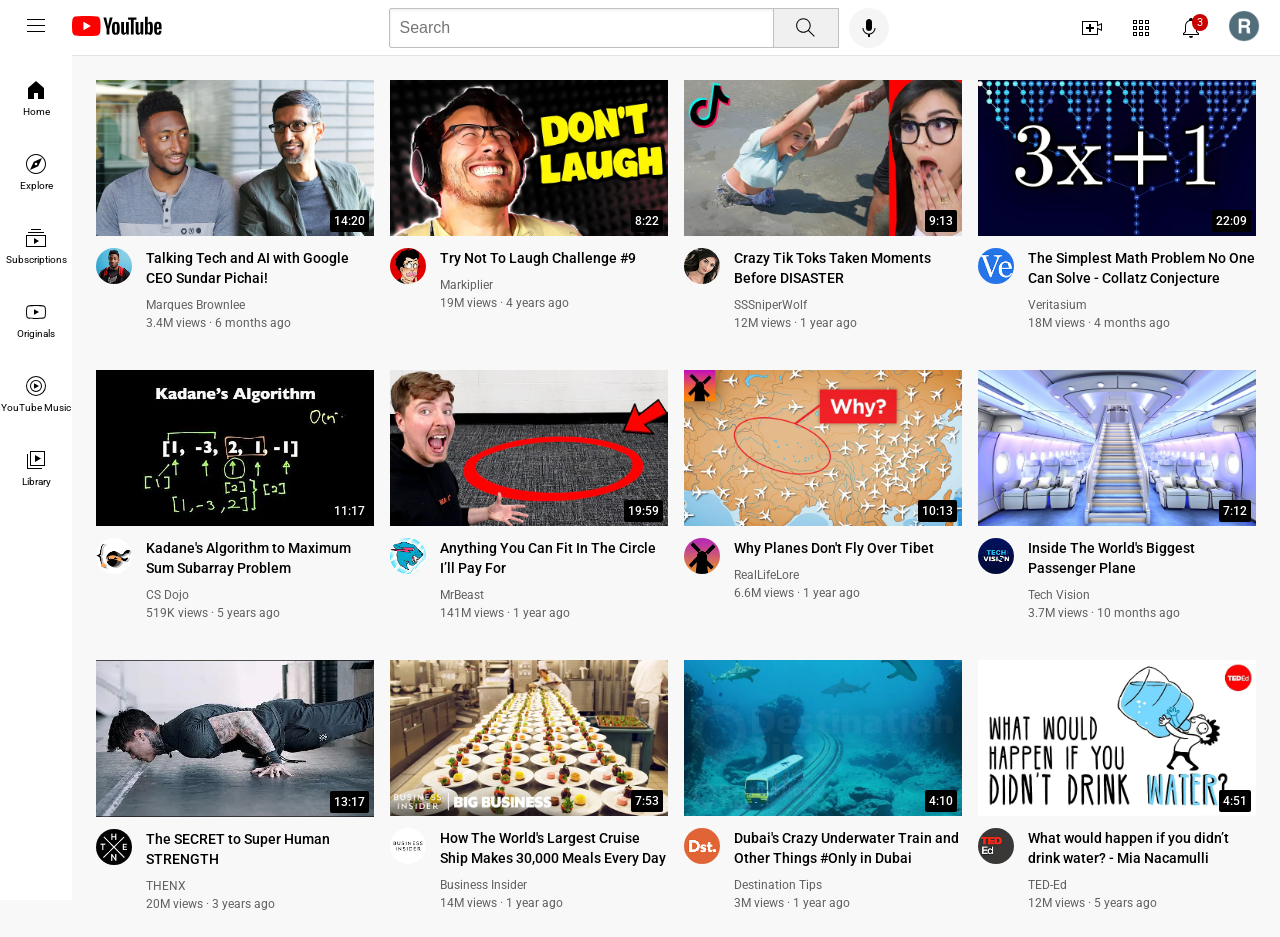
<file: index.html>
<!DOCTYPE html>
<html>
  <head>
    <title>YouTube.com Clone</title>

    <link rel="preconnect" href="https://fonts.googleapis.com">
    <link rel="preconnect" href="https://fonts.gstatic.com" crossorigin>
    <link href="https://fonts.googleapis.com/css2?family=Roboto:wght@400;500;700&display=swap" rel="stylesheet">
    <link rel ="icon" type="image/png" href="thumbnails/YouTube_full-color_icon_(2017).svg.png">
    <link rel="stylesheet" href="style.css">
  
  </head>
  <body>
    <header class="header">
      <div class="left-section">
        <div class="hamburger-container">
          <img class="hamburger-menu" src="icons/hamburger-menu.svg">
        </div>
        <div class="youtube-logo-container">
          <a href="https://www.youtube.com/">
            <img class="youtube-logo" src="icons/youtube-logo.svg">
          </a>
        </div>
      </div>
      <div class="middle-section">
        <input class="search-bar" type="text" placeholder="Search">
        <button class="search-button">
          <img class="search-icon" src="icons/search.svg">
          <div class="tooltip">Search</div>
        </button>
        <button class="voice-search-button">
          <img class="voice-search-icon" src="icons/voice-search-icon.svg">
          <div class="tooltip">Search with your voice</div>
        </button>
      </div>
      <div class="right-section">
        <div class="upload-icon-container">
          <img class="upload-icon" src="icons/upload.svg">
          <div class="tooltip">Create</div>
        </div>
        <div class="youtube-apps-container">
          <img class="youtube-apps-icon" src="icons/youtube-apps.svg">
          <div class="tooltip">YouTube apps</div>
        </div>
        <div class="notifications-icon-container">
          <img class="notifications-icon" src="icons/notifications.svg">
            <div class="tooltip">Notifications</div>
            <div class="notifications-count">3</div>
          </div>
        <div class="user-container">
          <img class="current-user-picture" src="channel-pictures/Eo_circle_blue-grey_letter-r.svg.png">
        </div>
      </div>
    </header>

    <nav class="sidebar">
      <div class="sidebar-link">
        <img src="icons/home.svg">
        <div>Home</div>
      </div>
      <div class="sidebar-link">
        <img src="icons/explore.svg">
        <div>Explore</div>
      </div>
      <div class="sidebar-link">
        <img src="icons/subscriptions.svg">
        <div>Subscriptions</div>
      </div>
      <div class="sidebar-link">
        <img src="icons/originals.svg">
        <div>Originals</div>
      </div>
      <div class="sidebar-link">
        <img src="icons/youtube-music.svg">
        <div>YouTube Music</div>
      </div>
      <div class="sidebar-link">
        <img src="icons/library.svg">
        <div>Library</div>
      </div>
    </nav>

    <main>
      <section class="video-grid">
        <div class="video-preview">
          <div class="thumbnail-row">
            <a href="https://www.youtube.com/watch?v=n2RNcPRtAiY">
              <img class="thumbnail" src="thumbnails/thumbnail-1.webp">
            </a>  
            <div class="video-time">14:20</div>
          </div>
          <div class="video-info-grid">
            <div class="channel-picture">
              <a class="channel-link" href="https://www.youtube.com/@mkbhd">
                <img class="profile-picture" src="channel-pictures/channel-1.jpeg">
              </a>
            </div>
            <div class="video-info">
              <p class="video-title"><a class="video-link" href="https://www.youtube.com/watch?v=n2RNcPRtAiY">
                  Talking Tech and AI with Google CEO Sundar Pichai!
                </a>
              </p>
              <p class="video-author">
                <a class="channel-link" href="https://www.youtube.com/@mkbhd"> 
                  Marques Brownlee
                </a>
              </p>
              <p class="video-stats">
                3.4M views &#183; 6 months ago
              </p>
            </div>
          </div>
        </div>

        <div class="video-preview">
          <div class="thumbnail-row">
            <a href="https://www.youtube.com/watch?v=mP0RAo9SKZk">
              <img class="thumbnail" src="thumbnails/thumbnail-2.webp">
            </a>  
            <div class="video-time">8:22</div>
          </div>
          <div class="video-info-grid">
            <div class="channel-picture">
              <a class="channel-link" href="https://www.youtube.com/@markiplier">
                <img class="profile-picture" src="channel-pictures/channel-2.jpeg">
              </a>
            </div>
            <div class="video-info">
              <p class="video-title"><a class="video-link" href="https://www.youtube.com/watch?v=mP0RAo9SKZk">
                  Try Not To Laugh Challenge #9
                </a>
              </p>
              <p class="video-author">
                <a class="channel-link" href="https://www.youtube.com/@markiplier"> 
                  Markiplier
                </a>
              </p>
              <p class="video-stats">
                19M views &#183; 4 years ago
              </p>
            </div>
          </div>
        </div>

        <div class="video-preview">
          <div class="thumbnail-row">
            <a href="https://www.youtube.com/watch?v=FgjPQQeTh1w">
              <img class="thumbnail" src="thumbnails/thumbnail-3.webp">
            </a>  
            <div class="video-time">9:13</div>
          </div>
          <div class="video-info-grid">
            <div class="channel-picture">
              <a class="channel-link" href="https://www.youtube.com/@SSSniperWolf">
                <img class="profile-picture" src="channel-pictures/channel-3.jpeg">
              </a>
            </div>
            <div class="video-info">
              <p class="video-title"><a class="video-link" href="https://www.youtube.com/watch?v=FgjPQQeTh1w">
                Crazy Tik Toks Taken Moments Before DISASTER
                </a>
              </p>
              <p class="video-author">
                <a class="channel-link" href="https://www.youtube.com/@SSSniperWolf"> 
                  SSSniperWolf 
                </a>
              </p>
              <p class="video-stats">
                12M views &#183; 1 year ago
              </p>
            </div>
          </div>
        </div>

        <div class="video-preview">
          <div class="thumbnail-row">
            <a href="https://www.youtube.com/watch?v=094y1Z2wpJg">
              <img class="thumbnail" src="thumbnails/thumbnail-4.webp">
            </a>  
            <div class="video-time">22:09</div>
          </div>
          <div class="video-info-grid">
            <div class="channel-picture">
              <a class="channel-link" href="https://www.youtube.com/@veritasium">
                <img class="profile-picture" src="channel-pictures/channel-4.jpeg">
              </a>
            </div>
            <div class="video-info">
              <p class="video-title"><a class="video-link" href="https://www.youtube.com/watch?v=094y1Z2wpJg">
                  The Simplest Math Problem No One Can Solve - Collatz Conjecture
                </a>
              </p>
              <p class="video-author">
                <a class="channel-link" href="https://www.youtube.com/@veritasium"> 
                  Veritasium 
                </a>
              </p>
              <p class="video-stats">
                18M views &#183; 4 months ago
              </p>
            </div>
          </div>
        </div>

        <div class="video-preview">
          <div class="thumbnail-row">
            <a href="https://www.youtube.com/watch?v=86CQq3pKSUw">
              <img class="thumbnail" src="thumbnails/thumbnail-5.webp">
            </a>  
            <div class="video-time">11:17</div>
          </div>
          <div class="video-info-grid">
            <div class="channel-picture">
              <a class="channel-link" href="https://www.youtube.com/c/CSDojo">
                <img class="profile-picture" src="channel-pictures/channel-5.jpeg">
              </a>
            </div>
            <div class="video-info">
              <p class="video-title"><a class="video-link" href="https://www.youtube.com/watch?v=86CQq3pKSUw">
                Kadane's Algorithm to Maximum Sum Subarray Problem
                </a>
              </p>
              <p class="video-author">
                <a class="channel-link" href="https://www.youtube.com/c/CSDojo"> 
                  CS Dojo 
                </a>
              </p>
              <p class="video-stats">
                519K views &#183; 5 years ago
              </p>
            </div>
          </div>
        </div>

        <div class="video-preview">
          <div class="thumbnail-row">
            <a href="https://www.youtube.com/watch?v=yXWw0_UfSFg">
              <img class="thumbnail" src="thumbnails/thumbnail-6.webp">
            </a>  
            <div class="video-time">19:59</div>
          </div>
          <div class="video-info-grid">
            <div class="channel-picture">
              <a class="channel-link" href="https://www.youtube.com/@MrBeast">
                <img class="profile-picture" src="channel-pictures/channel-6.jpeg">
              </a>
            </div>
            <div class="video-info">
              <p class="video-title"><a class="video-link" href="https://www.youtube.com/watch?v=yXWw0_UfSFg">
                  Anything You Can Fit In The Circle I’ll Pay For
                </a>
              </p>
              <p class="video-author">
                <a class="channel-link" href="https://www.youtube.com/@MrBeast"> 
                  MrBeast
                </a>
              </p>
              <p class="video-stats">
                141M views &#183; 1 year ago
              </p>
            </div>
          </div>
        </div>

        <div class="video-preview">
          <div class="thumbnail-row">
            <a href="https://www.youtube.com/watch?v=fNVa1qMbF9Y">
              <img class="thumbnail" src="thumbnails/thumbnail-7.webp">
            </a>  
            <div class="video-time">10:13</div>
          </div>
          <div class="video-info-grid">
            <div class="channel-picture">
              <a class="channel-link" href="https://www.youtube.com/@RealLifeLore">
                <img class="profile-picture" src="channel-pictures/channel-7.jpeg">
              </a>
            </div>
            <div class="video-info">
              <p class="video-title"><a class="video-link" href="https://www.youtube.com/watch?v=fNVa1qMbF9Y">
                  Why Planes Don't Fly Over Tibet
                </a>
              </p>
              <p class="video-author">
                <a class="channel-link" href="https://www.youtube.com/@RealLifeLore"> 
                  RealLifeLore
                </a>
              </p>
              <p class="video-stats">
                6.6M views &#183; 1 year ago
              </p>
            </div>
          </div>
        </div>

                <div class="video-preview">
          <div class="thumbnail-row">
            <a href="https://www.youtube.com/watch?v=lFm4EM1juls">
              <img class="thumbnail" src="thumbnails/thumbnail-8.webp">
            </a>  
            <div class="video-time">7:12</div>
          </div>
          <div class="video-info-grid">
            <div class="channel-picture">
              <a class="channel-link" href="https://www.youtube.com/@adin">
                <img class="profile-picture" src="channel-pictures/channel-8.jpeg">
              </a>
            </div>
            <div class="video-info">
              <p class="video-title"><a class="video-link" href="https://www.youtube.com/watch?v=lFm4EM1juls">
                  Inside The World's Biggest Passenger Plane
                </a>
              </p>
              <p class="video-author">
                <a class="channel-link" href="https://www.youtube.com/@adin"> 
                  Tech Vision
                </a>
              </p>
              <p class="video-stats">
                3.7M views &#183; 10 months ago
              </p>
            </div>
          </div>
        </div>

        <div class="video-preview">
          <div class="thumbnail-row">
            <a href="https://www.youtube.com/watch?v=ixmxOlcrlUc">
              <img class="thumbnail" src="thumbnails/thumbnail-9.webp">
            </a>  
            <div class="video-time">13:17</div>
          </div>
          <div class="video-info-grid">
            <div class="channel-picture">
              <a class="channel-link" href="https://www.youtube.com/@OFFICIALTHENXSTUDIOS">
                <img class="profile-picture" src="channel-pictures/channel-9.jpeg">
              </a>
            </div>
            <div class="video-info">
              <p class="video-title"><a class="video-link" href="https://www.youtube.com/watch?v=ixmxOlcrlUc">
                The SECRET to Super Human STRENGTH
                </a>
              </p>
              <p class="video-author">
                <a class="channel-link" href="https://www.youtube.com/@OFFICIALTHENXSTUDIOS"> 
                  THENX
                </a>
              </p>
              <p class="video-stats">
                20M views &#183; 3 years ago
              </p>
            </div>
          </div>
        </div>

          <div class="video-preview">
          <div class="thumbnail-row">
            <a href="https://www.youtube.com/watch?v=R2vXbFp5C9o">
              <img class="thumbnail" src="thumbnails/thumbnail-10.webp">
            </a>  
            <div class="video-time">7:53</div>
          </div>
          <div class="video-info-grid">
            <div class="channel-picture">
              <a class="channel-link" href="https://www.youtube.com/channel/UCcyq283he07B7_KUX07mmtA">
                <img class="profile-picture" src="channel-pictures/channel-10.jpeg">
              </a>
            </div>
            <div class="video-info">
              <p class="video-title"><a class="video-link" href="https://www.youtube.com/watch?v=R2vXbFp5C9o">
                How The World's Largest Cruise Ship Makes 30,000 Meals Every Day
                </a>
              </p>
              <p class="video-author">
                <a class="channel-link" href="https://www.youtube.com/channel/UCcyq283he07B7_KUX07mmtA"> 
                  Business Insider
                </a>
              </p>
              <p class="video-stats">
                14M views &#183; 1 year ago
              </p>
            </div>
          </div>
        </div>

        <div class="video-preview">
          <div class="thumbnail-row">
            <a href="https://www.youtube.com/watch?v=0nZuYyXET3s">
              <img class="thumbnail" src="thumbnails/thumbnail-11.webp">
            </a>  
            <div class="video-time">4:10</div>
          </div>
          <div class="video-info-grid">
            <div class="channel-picture">
              <a class="channel-link" href="https://www.youtube.com/c/Destinationtips">
                <img class="profile-picture" src="channel-pictures/channel-11.jpeg">
              </a>
            </div>
            <div class="video-info">
              <p class="video-title"><a class="video-link" href="https://www.youtube.com/watch?v=0nZuYyXET3s">
                Dubai's Crazy Underwater Train and Other Things #Only in Dubai
                </a>
              </p>
              <p class="video-author">
                <a class="channel-link" href="https://www.youtube.com/c/Destinationtips"> 
                  Destination Tips 
                </a>
              </p>
              <p class="video-stats">
                3M views &#183; 1 year ago
              </p>
            </div>
          </div>
        </div>        
        
        <div class="video-preview">
          <div class="thumbnail-row">
            <a href="https://www.youtube.com/watch?v=9iMGFqMmUFs">
              <img class="thumbnail" src="thumbnails/thumbnail-12.webp">
            </a>  
            <div class="video-time">4:51</div>
          </div>
          <div class="video-info-grid">
            <div class="channel-picture">
              <a class="channel-link" href="https://www.youtube.com/teded">
                <img class="profile-picture" src="channel-pictures/channel-12.jpeg">
              </a>
            </div>
            <div class="video-info">
              <p class="video-title"><a class="video-link" href="https://www.youtube.com/watch?v=9iMGFqMmUFs">
                What would happen if you didn’t drink water? - Mia Nacamulli
                </a>
              </p>
              <p class="video-author">
                <a class="channel-link" href="https://www.youtube.com/teded"> 
                  TED-Ed
                </a>
              </p>
              <p class="video-stats">
                12M views &#183; 5 years ago
              </p>
            </div>
          </div>
        </div>
      </section>
    </main>
  </body>
</html>
</file>
<file: style.css>
p {
  margin-top: 0;
  margin-bottom: 0;
}

body {
  font-family: Roboto, Arial;
  margin: 0;
  padding-top: 80px;
  padding-left: 96px;
  padding-right: 24px;
  padding-bottom: 26px;
  background-color: rgb(248, 248, 248);
}

a,
a:visited,
a:hover,
a:active {
  color: inherit;
  text-decoration: none;
}


.header {
  height: 55px;

  display: flex;
  flex-direction: row;
  justify-content: space-between;

  position: fixed;
  top: 0;
  left: 0;
  right: 0;
  z-index: 100;

  background-color: white;
  border-bottom-width: 1px;
  border-bottom-style: solid;
  border-bottom-color: rgb(228, 228, 228);
}

.left-section {
  display: flex;
  align-items: center;
}

.hamburger-menu {
  height: 24px;
  margin-left: 24px;
  margin-right: 24px;
}

.youtube-logo {
  height: 20px;
}

.middle-section {
  flex: 1;
  margin-left: 70px;
  margin-right: 35px;
  max-width: 500px;
  display: flex;
  align-items: center;
}

.search-bar {
  flex: 1;
  height: 36px;
  padding-left: 10px;
  font-size: 16px;
  border: 1px solid rgb(192, 192, 192);
  border-radius: 2px;
  box-shadow: inset 1px 2px 3px rgba(0, 0, 0, 0.05);
  width: 0;
}

.search-bar::placeholder {
  font-size: 16px;
}

.search-button {
  height: 40px;
  width: 66px;
  background-color: rgb(240, 240, 240);
  border-width: 1px;
  border-style: solid;
  border-color: rgb(192, 192, 192);
  margin-left: -1px;
  margin-right: 10px;
}

.search-button:hover, .voice-search-button:hover, .upload-icon-container:hover, .notifications-icon-container:hover, .youtube-apps-icon, .current-user-picture:hover, .hamburger-menu:hover, .youtube-logo:hover {
  cursor: pointer;
}

.search-button,
.voice-search-button,
.upload-icon-container, 
.youtube-apps-container,
.notifications-icon-container {
  display: flex;
  justify-content: center;
  align-items: center;
  position: relative;
}

.search-button .tooltip,
.voice-search-button .tooltip,
.upload-icon-container .tooltip,
.youtube-apps-container .tooltip,
.notifications-icon-container .tooltip {
  position: absolute;
  background-color: gray;
  color: white;
  padding-top: 4px;
  padding-bottom: 4px;
  padding-left: 8px;
  padding-right: 8px;
  border-radius: 2px;
  font-size: 12px;
  bottom: -30px;
  opacity: 0;
  transition: opacity 0.15s;
  pointer-events: none;
  white-space: nowrap;
}

.search-button:hover .tooltip,
.voice-search-button:hover .tooltip,
.upload-icon-container:hover .tooltip,
.youtube-apps-container:hover .tooltip,
.notifications-icon-container:hover .tooltip
{
  opacity: 1;
}

.search-icon {
  height: 25px;
}

.voice-search-button {
  height: 40px;
  width: 40px;
  border-radius: 20px;
  border: none;
  background-color: rgb(245, 245, 245);
}

.voice-search-icon {
  height: 24px;
}

.right-section {
  width: 180px;
  margin-right: 20px;
  display: flex;
  align-items: center;
  justify-content: space-between;
  flex-shrink: 0;
}

.upload-icon {
  height: 24px;
}

.youtube-apps-icon {
  height: 24px;
}

.notifications-icon {
  height: 24px;
}

.notifications-icon-container {
  position: relative;
}

.notifications-count {
  position: absolute;
  top: -2px;
  right: -5px;
  background-color: rgb(200, 0, 0);
  color: white;
  font-size: 11px;
  padding-left: 5px;
  padding-right: 5px;
  padding-top: 2px;
  padding-bottom: 2px;
  border-radius: 10px;
}

.current-user-picture {
  height: 32px;
  border-radius: 16px;
}

.sidebar {
  position: fixed;
  left: 0;
  bottom: 0;
  top: 55px;
  background-color: white;
  width: 72px;
  z-index: 200;
  padding-top: 5px;
}

.sidebar-link {
  height: 74px;
  display: flex;
  justify-content: center;
  align-items: center;
  flex-direction: column;
  cursor: pointer;
}

.sidebar-link:hover {
  background-color: rgb(235, 235, 235);
}

.sidebar-link img {
  height: 24px;
  margin-bottom: 4px;
}

.sidebar-link div {
  font-size: 10px;
}

.thumbnail {
  width: 100%;
}

.video-title {
  margin-top: 0;
  font-size: 14px;
  font-weight: 500;
  line-height: 20px;
  margin-bottom: 10px;
}

.video-info-grid {
  display: grid;
  grid-template-columns: 50px 1fr;
}

.profile-picture {
  width: 36px;
  border-radius: 50px;
}

.thumbnail-row {
  margin-bottom: 8px;
  position: relative;
}

.video-author,
.video-stats {
  font-size: 12px;
  color: rgb(96, 96, 96);
}

.video-author {
  margin-bottom: 4px;
}

.video-grid {
  display: grid;
  grid-template-columns: 1fr 1fr 1fr;
  column-gap: 16px;
  row-gap: 40px;
}

@media (max-width: 750px) {
  .video-grid {
    grid-template-columns: 1fr 1fr;
  }
}

@media (min-width: 751px) and (max-width: 999px) {
  .video-grid {
    grid-template-columns: 1fr 1fr 1fr;
  }
}

@media (min-width: 1000px) {
  .video-grid {
    grid-template-columns: 1fr 1fr 1fr 1fr;
  }
}

.video-time {
  font-size: 12px;
  font-weight: 500;
  padding: 4px;
  border-radius: 2px;
  background-color: black;
  color: white;
  position: absolute;
  bottom: 8px;
  right: 5px;
}
</file>
